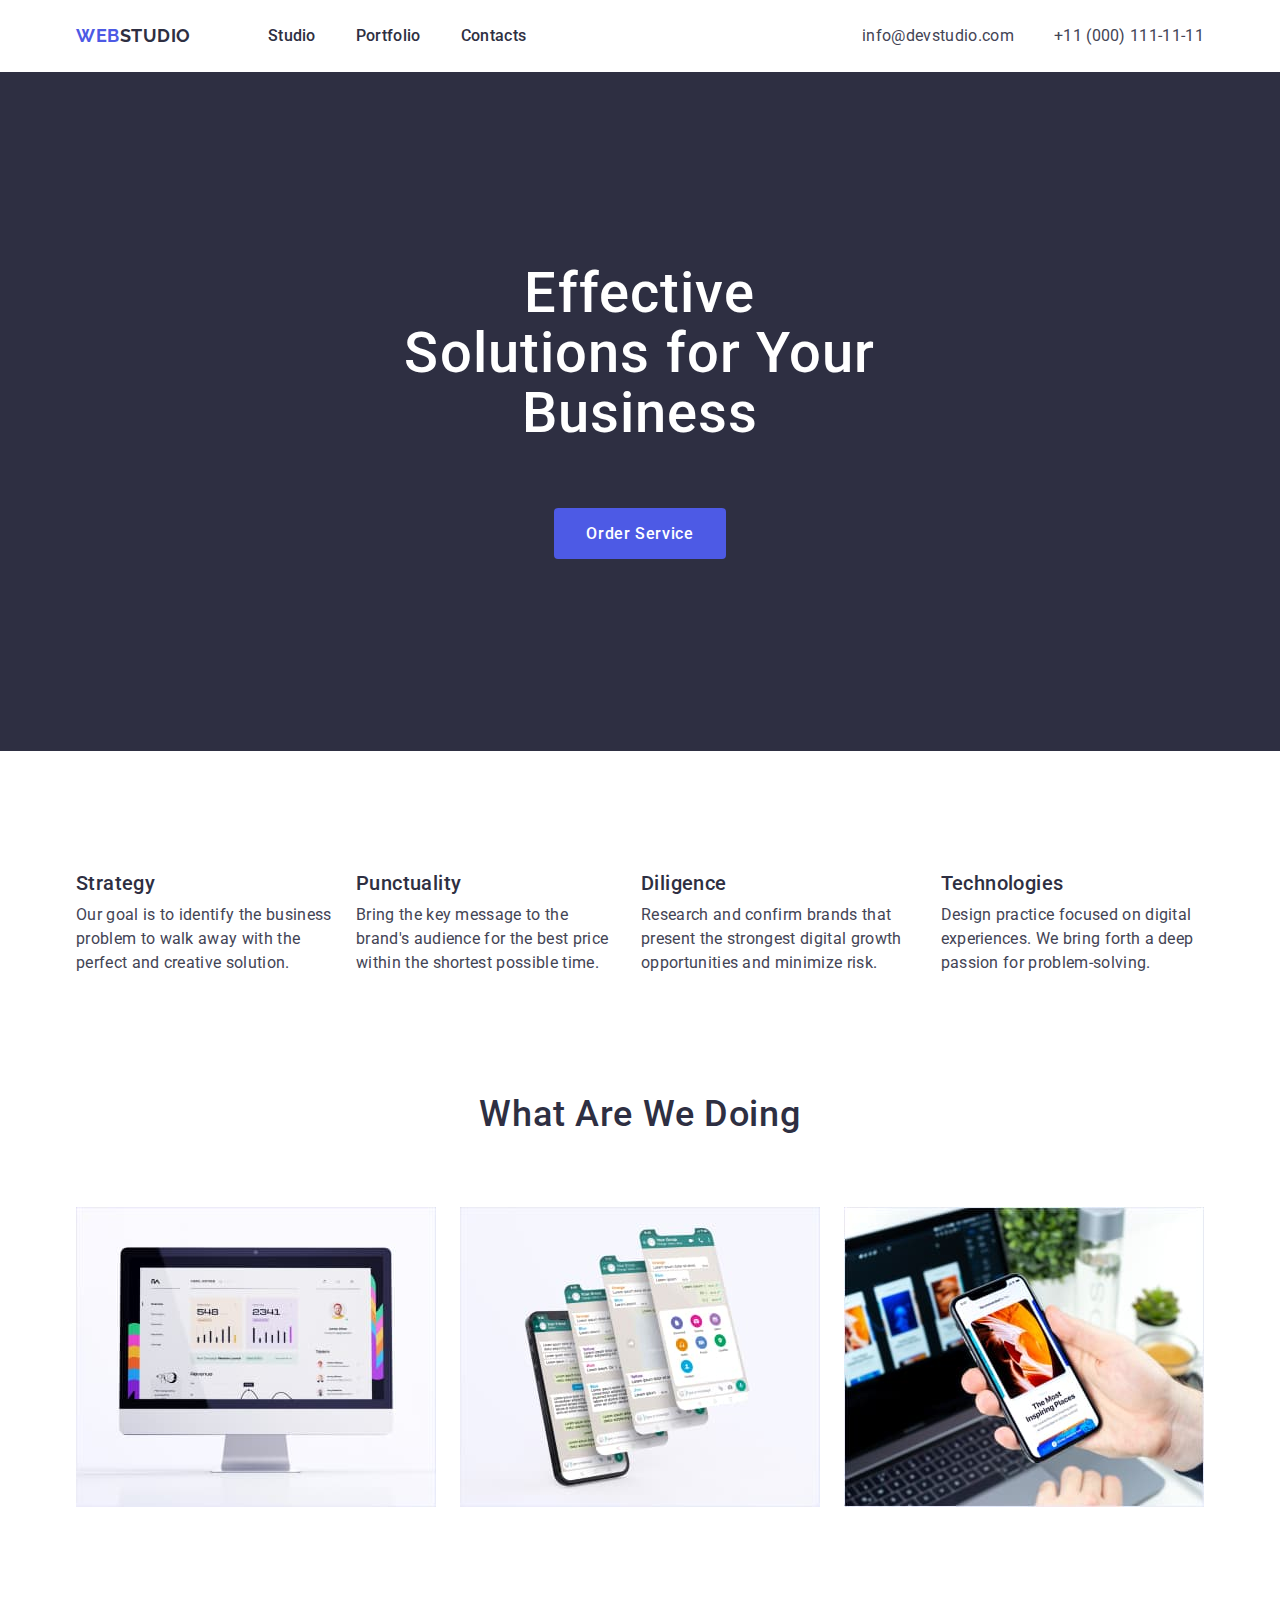
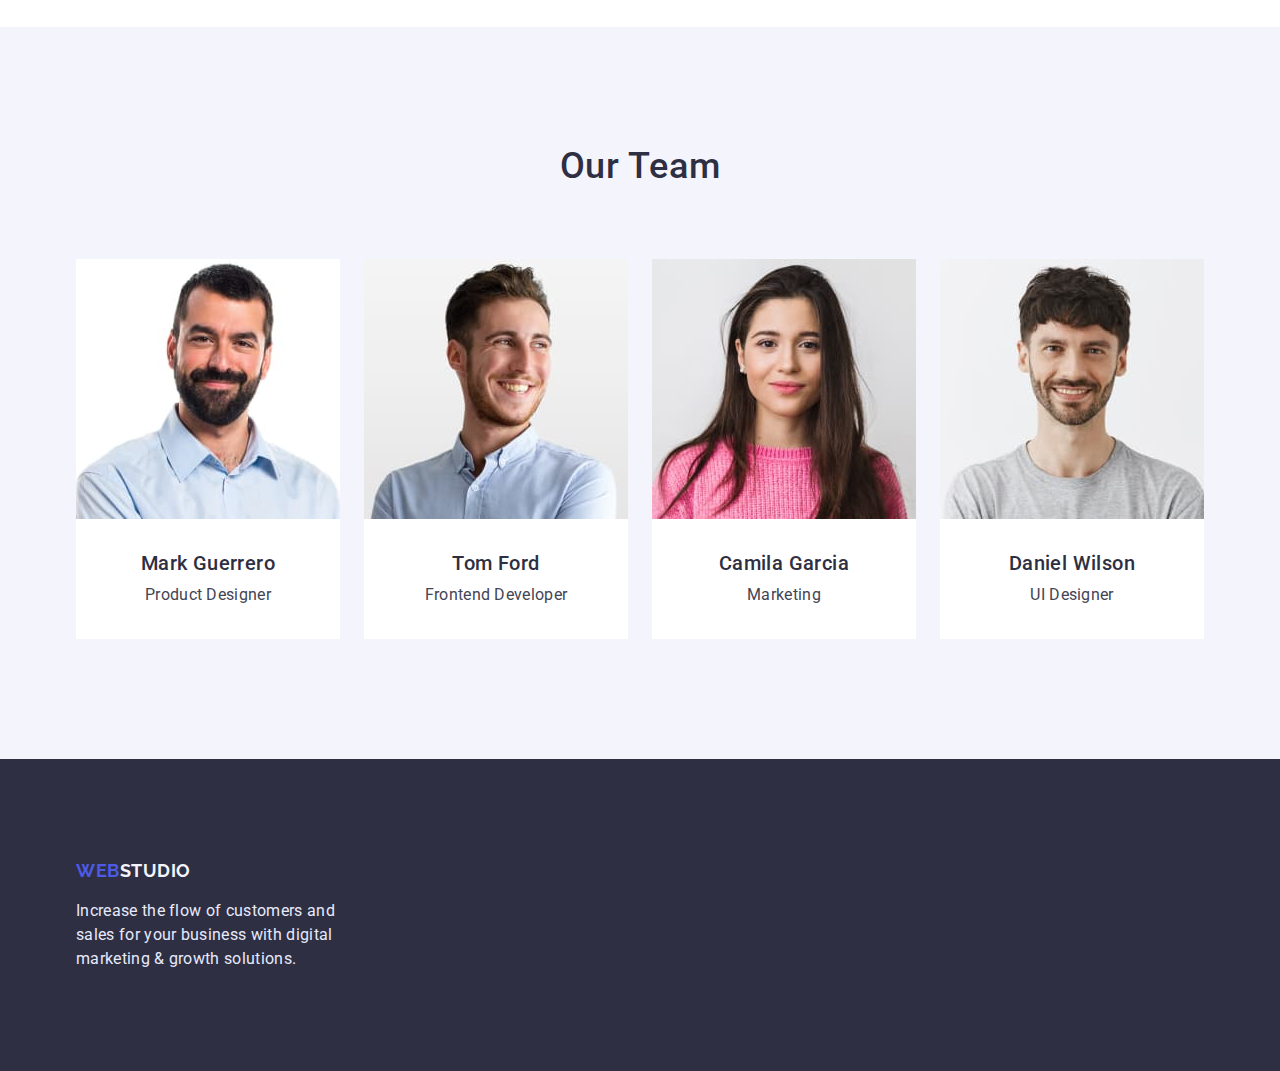
<file: index.html>
<!DOCTYPE html>
<html lang="en">
<head>
    <meta charset="UTF-8">
    <meta http-equiv="X-UA-Compatible" content="IE=edge">
    <meta name="viewport" content="width=device-width, initial-scale=1.0">
    <title>WebStudio</title>
    <link rel="preconnect" href="https://fonts.googleapis.com">
    <link rel="preconnect" href="https://fonts.gstatic.com" crossorigin>
    <link href="https://fonts.googleapis.com/css2?family=Raleway:wght@700&family=Roboto:wght@400;500;700;900&display=swap" rel="stylesheet">
    <link rel="stylesheet" href="https://cdnjs.cloudflare.com/ajax/libs/modern-normalize/1.1.0/modern-normalize.min.css">
    <link rel="stylesheet" href="./css/styles.css" />
</head>
<body class="page">
    <header>
        <div class="conteiner">
        <a class="logo link" href="/"><span class="web">WEB</span><span class="studio">STUDIO</span></a>
        <nav class="nav">
            <ul class="nav-list list">
        <li class="nav-item"><a class="nav-link link" href="./index.html">Studio</a></li>
        <li class="nav-item"><a class="nav-link link" href="./portfolio.html">Portfolio</a></li>
        <li class="nav-item"><a class="nav-link link" href="#">Contacts</a></li>
    </ul>
    
            </nav>
            <ul class="contacts-list list">
        <li class="contacts-item"><a class="contacts-link link" href="mailto:info@devstudio.com">info@devstudio.com</a></li>
        <li class="contacts-item"><a class="contacts-link link" href="tel:+110001111111">+11 (000) 111-11-11</a></li>
    </ul>
</div>
     </header>
    <main>
    <section class="hero">
            <h1 class="hero-title">Effective Solutions for Your Business</h1>
            <button class="hero-botton" type="button">Order Service</button>
    </section>

    <!--не должно быть видно Н2--> 

    <section class="features-section">
        <div class="conteiner">
            <h2 class="features-title"> Our feature</h2>
            <ul class="features-list list">
            <li class="features-item">
                    <h3 class="features-subtitle">Strategy</h3>
                    <p class="feature-text">Our goal is to identify the business
                        problem to walk away with the perfect and creative solution.</p>
                </li>
                <li class="features-item">
                    <h3 class="features-subtitle">Punctuality</h3>
                    <p class="feature-text">Bring the key message to the brand's audience for the best price within the shortest possible time.</p>
                </li>
                <li class="features-item">
                    <h3 class="features-subtitle">Diligence</h3>
                    <p class="feature-text">Research and confirm brands that present the strongest digital growth opportunities and minimize risk.</p>
                </li>
                <li class="features-item">
                    <h3 class="features-subtitle">Technologies</h3>
                    <p class="feature-text">Design practice focused on digital experiences. We bring forth a deep passion for problem-solving.</p>
                </li>
            </ul></div>
    </section>
    <section class="services-section">
       <div class="conteiner">
        <h2 class="services-title">What are we doing</h2>
        <ul class="services-list list">
            <li class="services-item"><img src="./images/website.jpg" alt="Web page on computer" width="360" height="300"></li>
            <li class="services-item"> <img src="./images/chats.jpg" alt="Chats" width="360" height="300"></li>
            <li class="services-item"> <img src="./images/in-phone.jpg" alt="Web page on phone" width="360" height="300">
        </li>
    </ul> </div>
    </section>
    <section class="team">
        <div class="conteiner">
            <h2 class="team-title">Our Team</h2>
            <ul class="team-list list">
                <li class="team-item">
                 <img class="team-photo" src="./images/mark.jpg" alt="Photo " width="264" height="260">
                <div class="team-text">
                    <h3 class="subtitle">Mark Guerrero</h3>
                    <p class="text">Product Designer</p></div>
                </li>
                <li class="team-item">
                    <img class="team-photo" src="./images/tom.jpg" alt="Photo" width="264" height="260">
                    <div class="team-text">
                        <h3 class="subtitle">Tom Ford</h3>
                        <p class="text">Frontend Developer</p></div>
                </li>
                <li class="team-item">
                    <img class="team-photo" src="./images/camila.jpg" alt="Photo" width="264" height="260">
                    <div class="team-text">
                        <h3 class="subtitle">Camila Garcia</h3>
                        <p class="text">Marketing</p></div>
                </li>
                <li class="team-item">
                    <img class="team-photo" src="./images/daniel.jpg" alt="Photo" width="264" height="260">
                    <div class="team-text">
                        <h3 class="subtitle">Daniel Wilson</h3>
                        <p class="text">UI Designer</p></div>
                </li>
            </ul></div>
    </section>
</main>
    <footer class="footer">
         <div class="conteiner-footer">
         <a class="logo link" href="/"><span class="web">WEB</span><span class="studio-footer">STUDIO</span></a>
        <p class="footer-text">Increase the flow of customers and<br> sales for your business with digital<br> marketing & growth solutions.</p>
    </div>
    </footer>
</body>
</html>
</file>
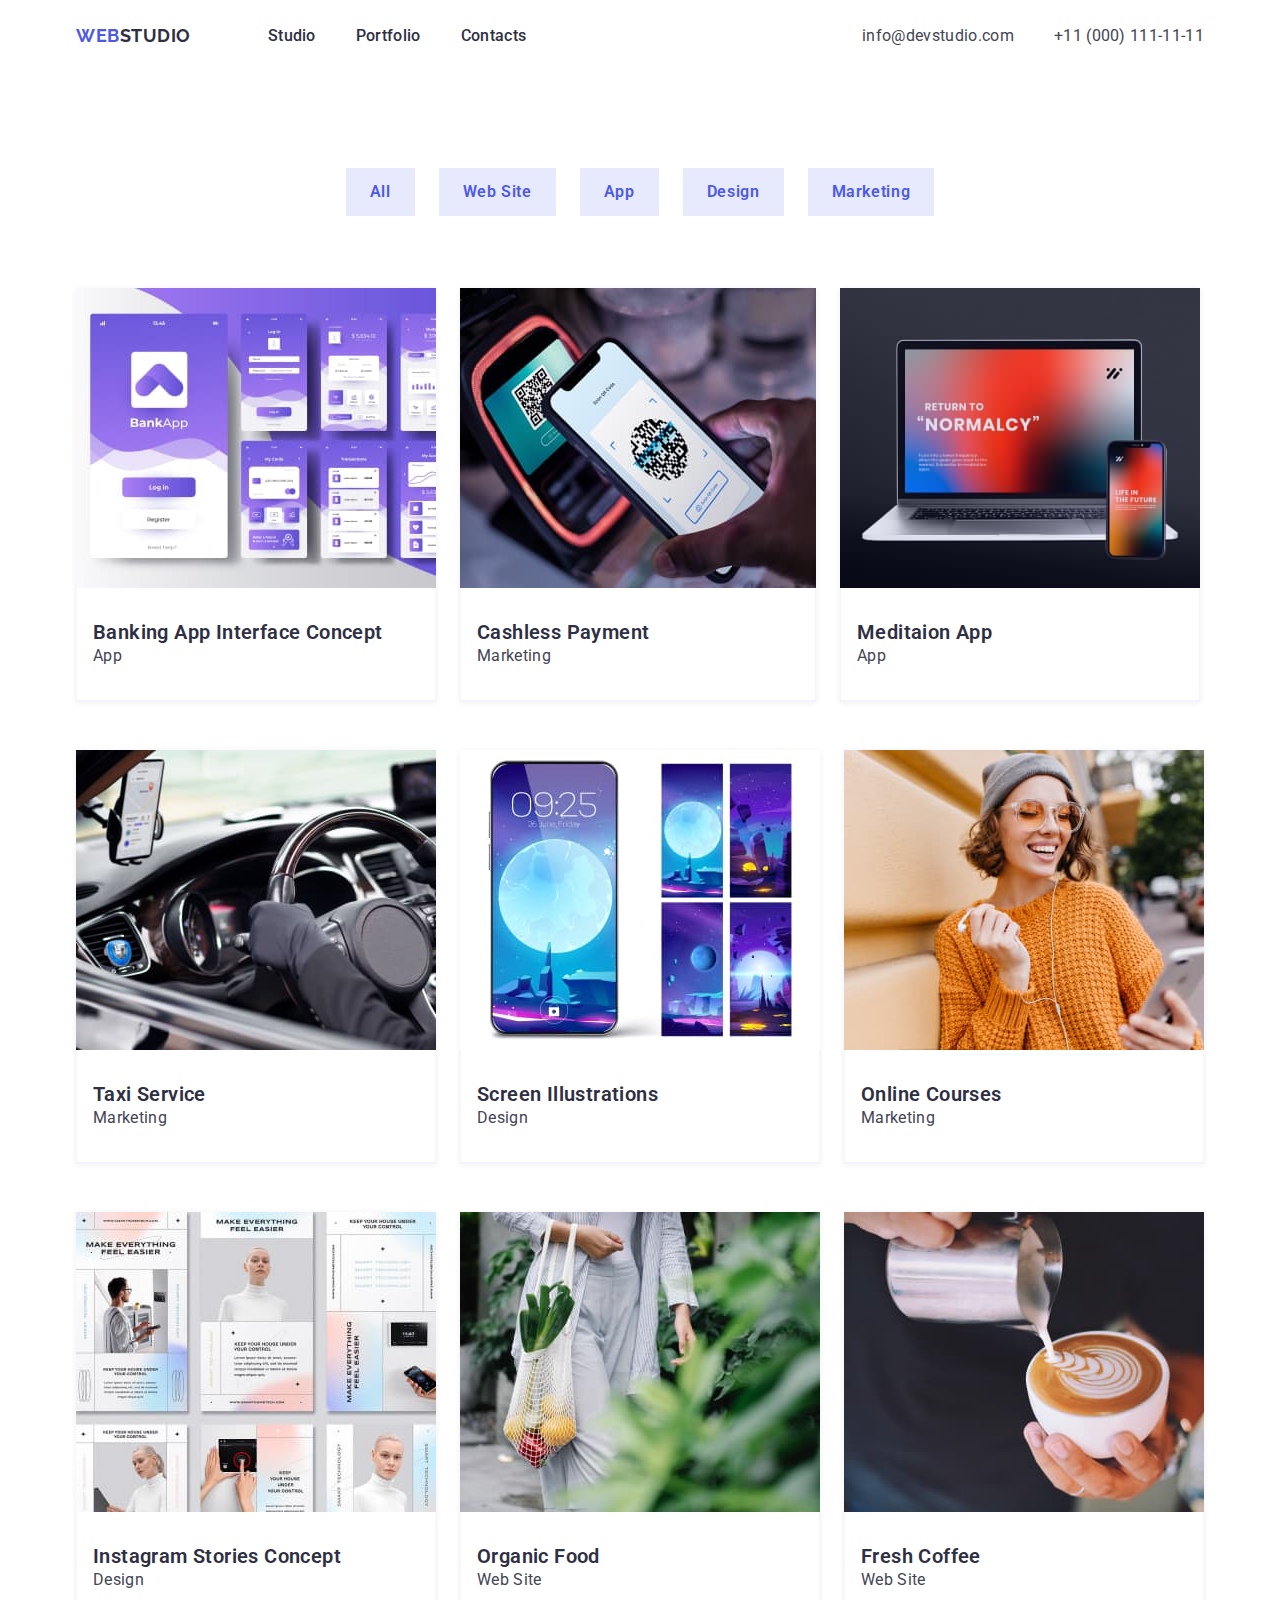
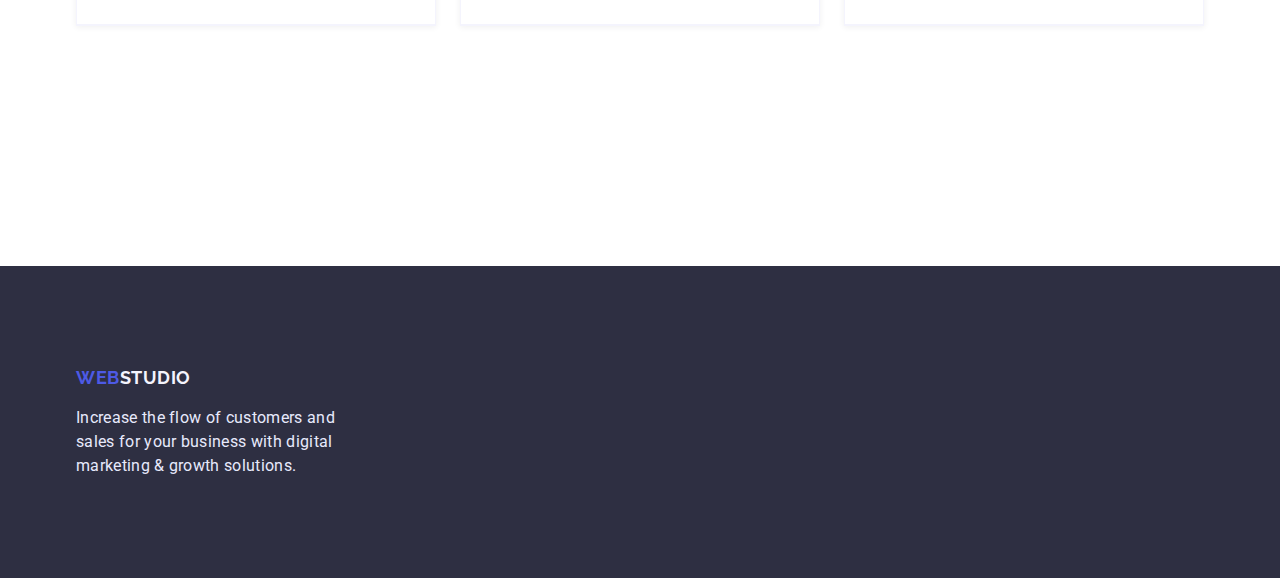
<file: portfolio.html>
<!DOCTYPE html>
<html lang="en">
<head>
    <meta charset="UTF-8">
    <meta http-equiv="X-UA-Compatible" content="IE=edge">
    <meta name="viewport" content="width=device-width, initial-scale=1.0">
    <title>Portfolio</title>
    <link rel="preconnect" href="https://fonts.googleapis.com">
    <link rel="preconnect" href="https://fonts.gstatic.com" crossorigin>
    <link href="https://fonts.googleapis.com/css2?family=Raleway:wght@700&family=Roboto:wght@400;500;700;900&display=swap" rel="stylesheet">
    <link rel="stylesheet" href="https://cdnjs.cloudflare.com/ajax/libs/modern-normalize/1.1.0/modern-normalize.min.css">
    <link rel="stylesheet" href="./css/styles.css"/>
</head>
<body class="page">
    <header>
       <div class="conteiner"> 
        <a class="logo link" href="/"><span class="web">WEB</span><span class="studio">STUDIO</span></a>
        <nav class="nav">
            <ul class="nav-list list">
        <li class="nav-item"><a class="nav-link link" href="./index.html">Studio</a></li>
        <li class="nav-item"><a class="nav-link link" href="./portfolio.html">Portfolio</a></li>
        <li class="nav-item"><a class="nav-link link" href="#">Contacts</a></li>
    </ul>
    
            </nav>
            <ul class="contacts-list list">
        <li class="contacts-item"> <a class="contacts-link link" href="mailto:info@devstudio.com">info@devstudio.com</a></li>
        <li class="contacts-item"> <a class="contacts-link link" href="tel:+110001111111">+11 (000) 111-11-11</a></li>
    </ul>
</div>

    </header>
    <main>
        <section class="works">
            <div class="conteiner">
                <h1 class="works-title">Our works</h1>
                <ul class="filter-list list">
                    <li class="filter-item"><button class="filter-botton" type="button">All</button></li>
                    <li class="filter-item"><button class="filter-botton" type="button">Web Site</button></li>
                    <li class="filter-item"><button class="filter-botton" type="button">App</button></li>
                    <li class="filter-item"><button class="filter-botton" type="button">Design</button></li>
                    <li class="filter-item"><button class="filter-botton" type="button">Marketing</button></li>
                </ul>
                <ul class="exemple-list list">
                    <li class="exemple-item">
                        <a class="exemple-link link" href="">
                            <img class="exemple-img" src="./images/bankingapp.jpg" alt="Bank app" width="360" height="300">
                            <div class="list-content">
                                <h2 class="subtitle">Banking App Interface Concept</h2>
                            <p class="text">App</p></div>
                        </a>
                    </li>
                    <li class="exemple-item">
                        <a class="exemple-link link" href="">
                            <img class="exemple-img" src="./images/payment.jpg" alt="Payment by phone" width="360" height="300">
                            <div class="list-content">
                            <h2 class="subtitle">Cashless Payment</h2>
                            <p class="text">Marketing</p></div>
                        </a>
                    </li>
                    <li class="exemple-item">
                        <a class="exemple-link link" href="">
                            <img class="exemple-img" src="./images/meditaionapp.jpg" alt="Laptop and phone" width="360" height="300">
                            <div class="list-content">
                                <h2 class="subtitle">Meditaion App</h2>
                            <p class="text">App</p></div>
                        </a>
                    </li>
                    <li class="exemple-item">
                        <a class="exemple-link link" href="">
                            <img class="exemple-img" src="./images/taxi.jpg" alt="Totpedo" width="360" height="300">
                            <div class="list-content">
                            <h2 class="subtitle">Taxi Service</h2>
                            <p class="text">Marketing</p></div>
                        </a>
                    </li>
                    <li class="exemple-item">
                        <a class="exemple-link link" href="">
                            <img class="exemple-img" src="./images/screen.jpg" alt="Phone and wallpaper" width="360" height="300">
                            <div class="list-content"><h2 class="subtitle">Screen Illustrations</h2>
                            <p class="text">Design</p></div>
                        </a>
                    </li>
                    <li class="exemple-item">
                        <a class="exemple-link link" href="">
                            <img class="exemple-img" src="./images/girl.jpg" alt="Girl in orange sweater" width="360" height="300">
                            <div class="list-content"><h2 class="subtitle">Online Courses</h2>
                            <p class="text">Marketing</p></div>
                        </a>
                    </li>
                    <li class="exemple-item">
                        <a class="exemple-link link" href="">
                            <img class="exemple-img" src="./images/stories.jpg" alt="Phone with open Instagram page" width="360" height="300">
                            <div class="list-content"><h2 class="subtitle">Instagram Stories Concept</h2>
                            <p class="text">Design</p></div>
                        </a>
                    </li>
                    <li class="exemple-item">
                        <a class="exemple-link link" href="">
                            <img class="exemple-img" src="./images/food.jpg" alt="Bag with vegetables" width="360" height="300">
                            <div class="list-content"><h2 class="subtitle">Organic Food</h2>
                            <p class="text">Web Site</p></div>
                        </a>
                    </li>
                    <li class="exemple-item">
                        <a class="exemple-link link" href="">
                            <img class="exemple-img" src="./images/coffee.jpg" alt="Barista drawing on coffee" width="360" height="300">
                            <div class="list-content"><h2 class="subtitle">Fresh Coffee</h2>
                            <p class="text">Web Site</p></div>
                        </a>
                    </li>
                </ul></div>
        </section>
    </main>
    <footer class="footer">
        <div class="conteiner-footer">
            <a class="logo link" href="/"><span class="web">WEB</span><span class="studio-footer">STUDIO</span></a>
           <p class="footer-text">Increase the flow of customers and<br> sales for your business with digital<br> marketing & growth solutions.</p>
       </div>
    </footer>
</body>
</html>
</file>
<file: css/styles.css>
*,
*::before,
*::after{
    box-sizing: border-box;
}
h1,h2,h3,h4,h5,h6,p,ul{
    margin: 0;
    padding: 0;
}
img{
    display: block;
	width: 100%;
	height: auto;
}

:root{
    --body-text-color:#2E2F42;
    --secondary-text-color:#434455;
    --accent:#4D5AE5;
    --main-background:#E5E5E5;
    --secondary-background:#F4F4FD;

}

.page{
    font-family: 'Roboto', sans-serif;
    background-color: #FFFFFF;
    color: var(--body-text-color);
}
.conteiner{
    display: flex;
    flex-wrap: wrap;
    justify-content: space-between;
    align-items: center;
    width: 1158px;
    padding-left: 15px;
    padding-right: 15px;
    margin: auto;
    padding: auto;
}
.logo{
    margin-right: 77px;
    font-family: "Raleway", sans-serif;
    font-weight: 700;
    font-size: 18px;
    line-height: 1.33;
    letter-spacing: 0.03em;
    text-transform: uppercase;
}
.web{
    color: var(--accent);
}
.studio{
    color: var(--body-text-color);
}
.list{
    list-style: none;
    display: flex;
    flex-wrap: wrap;
}
.link{
    text-decoration: none;
    padding-top: 24px;
    padding-bottom: 24px;
}
.nav .link{
    display: block;
}
.nav{
    margin-right: auto;
}
.nav .nav-item + .nav-item {
	margin-left: 40px;
}
.nav-link{
    font-weight: 500;
    font-size: 16px;
    line-height: 1.5;
    letter-spacing: 0.02em;
    color:var(--body-text-color);
}
.nav-link:hover, 
.nav-link:focus{
color: var(--secondary-text-color);
}
.nav-link:active{
    color: var(--accent);
}
.contacts-list{
    line-height: 1.5;
    letter-spacing: 0.02em;
}
.contacts-item{
	line-height: 1.5;
	letter-spacing: 0.02em;
}
.contacts-list .contacts-item + .contacts-item{
        margin-left: 40px;
    }
.contacts-link:hover,
.contacts-link:focus{
    color: var(--accent);
}
.contacts-link{
    padding: 24px 0;
    font-size: 16px;
    line-height: 1.5;
    letter-spacing: 0.02em;
    color: var(--secondary-text-color);
}
.hero{
    padding:192px 0;
    background-color: #2E2F42;
    text-align: center;
}
.hero-title{
    width: 492px;
    margin-left: auto;
    margin-right: auto;
    margin-bottom: 64px;
    font-weight: 500;
    font-size: 56px;
    line-height: 1.07;
    letter-spacing: 0.02em;
    color: #FFFFFF;
}
.hero-botton{
    display: block;
    margin: 0 auto;
    font-family: inherit;
    font-weight: 500;
    font-size: 16px;
    line-height: 1.19;
    letter-spacing: 0.04em;
    cursor: pointer;
    color:#FFFFFF;
    background-color: var(--accent);
    border-style: none;
    border-radius: 4px;
    box-shadow: rgba(0, 0, 0, 0.15);
    padding: 16px 32px;
}
.hero-botton:hover,
.hero-botton:focus{
    background-color: var(--accent);
}
.hero-botton:active{
    background-color:#404BBF;
}
.features-section{
    padding-top: 120px;
    padding-bottom: 120px;
}
.features-title{
    position: fixed;
    transform: scale(0);
}
.features-list{
    flex-wrap: nowrap;
}

.features-item:not(:last-child){
    margin-right: 24px;
}
.features-subtitle{
    font-weight: 500;
    font-size: 20px;
    line-height: 1.2;
    letter-spacing: 0.02em;
    color: var(--body-text-color);
    margin-bottom: 8px;
}
.feature-text{
    font-size: 16px;
    line-height: 1.5;
    letter-spacing: 0.02em;
    color: var(--secondary-text-color);
}
.services-section{
    padding-bottom: 120px;
    text-align: center;
}
.services-title{
    margin:0 auto 72px auto;
    font-weight: 500;
    font-size: 36px;
    line-height: 1.11;
    letter-spacing: 0.02em;
    text-transform: capitalize;
    color:var(--body-text-color);
}
.services-item:not(:last-child){
    margin-right: 24px;
}
.team{
    text-align: center;
    background-color: var(--secondary-background);
    padding-top: 120px;
	padding-bottom: 120px;
}
.team-title{
    margin:0 auto 72px auto;
    font-weight: 500;
    font-size: 36px;
    line-height: 1.11;
    text-align: center;
    letter-spacing: 0.02em;
    color: var(--body-text-color);
}
.team-item:not(:last-child){
    margin-right: 24px;
}
.team-item{
    background-color: #FFFFFF;
}
.team-text{
    padding-top: 32px;
    padding-bottom: 32px;
}
.team-item .subtitle{
    margin-bottom: 8px;
    font-weight: 500;
    font-size: 20px;
    line-height: 1.2;
    letter-spacing: 0.02em;
    color: var(--body-text-color);
    text-align: center;
}
.text{
    font-size: 16px;
    line-height: 1.5;
    letter-spacing: 0.02em;
    color:var(--secondary-text-color);
    text-align: center;
}

.footer{
    padding-top: 100px;
    padding-bottom: 100px;
    background-color:#2E2F42;
}
.conteiner-footer{
    width: 1158px;
    padding-left: 15px;
    padding-right: 15px;
    margin-left: auto;
    margin-right: auto;
}
.studio-footer{
    color: #F4F4FD;
}
.footer-text{
    margin-top: 16px;
    font-size: 16px;
    line-height: 1.5;
    letter-spacing: 0.02em;
    color: #E7E9FC;
}
/*portfoio*/
.works{
    padding-top: 96px;
    padding-bottom: 120px;
}
.works-title{
    display: none;
}
.filter-list{
    justify-content: center;
	margin: auto;
	margin-bottom: 72px;
}
.filter-item:not(:last-child){
    margin-right: 24px;
}
.filter-botton{
    font-family: inherit;
    font-weight: 600;
    font-size: 16;
    line-height: 1.5;
    letter-spacing: 0.04em;
    background-color: #E7E9FC;
    color: var(--accent);
    cursor: pointer;
    border: none;
    padding: 12px 24px 12px 24px;
}
.filter-botton:hover,
.filter-botton:focus{
    background-color: var(--accent);
    color: #FFFFFF;
}
.exemple-list{
    margin-bottom: 120px;
}
.exemple-item:nth-last-child(-n + 3){
margin-bottom: 0;
}
.exemple-item{
    margin-right: 24px;
    margin-bottom: 48px;
    background-color: #FFFFFF;
    border-bottom: 0.5px solid #F4F4FD;
    box-shadow: 0px 1px 6px rgba(46, 47, 66, 0.08);
}
.exemple-item:nth-child(3n){
    margin-right: 0;
}
.list-content{
    padding: 32px 16px 32px 16px;
	border: 0.5px solid var(--secondary-background);
	border-top: none;
}
.subtitle{
    font-weight: 600;
    font-size: 20px;
    line-height: 1.2;
    letter-spacing: 0.02em;
    text-align: left;
    color: var(--body-text-color);
    flex: none;
    order: 0;
    flex-grow: 0;
}
.exemple-item .text{
    font-size: 16px;
    line-height: 1.5;
    letter-spacing: 0.02em;
    text-align: left;
    flex: none;
    order: 1;
    flex-grow: 0;
}
</file>
